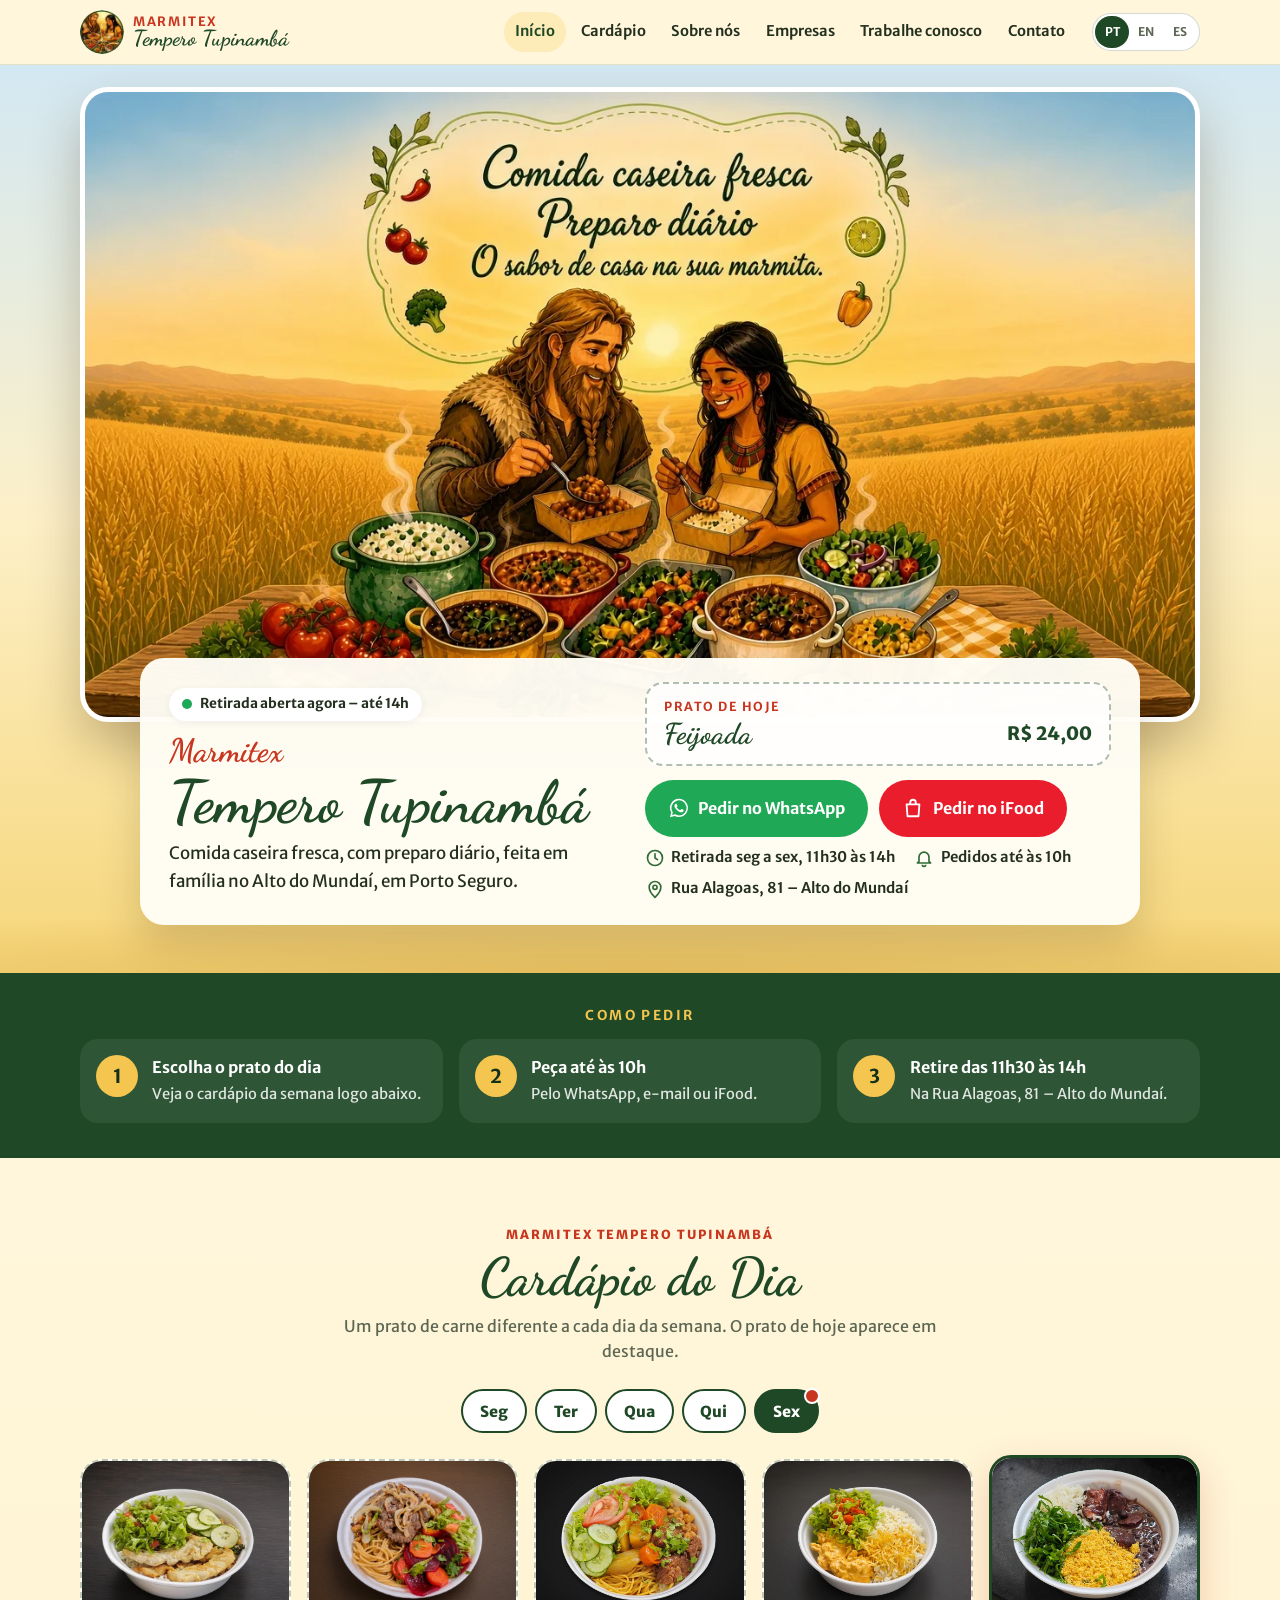
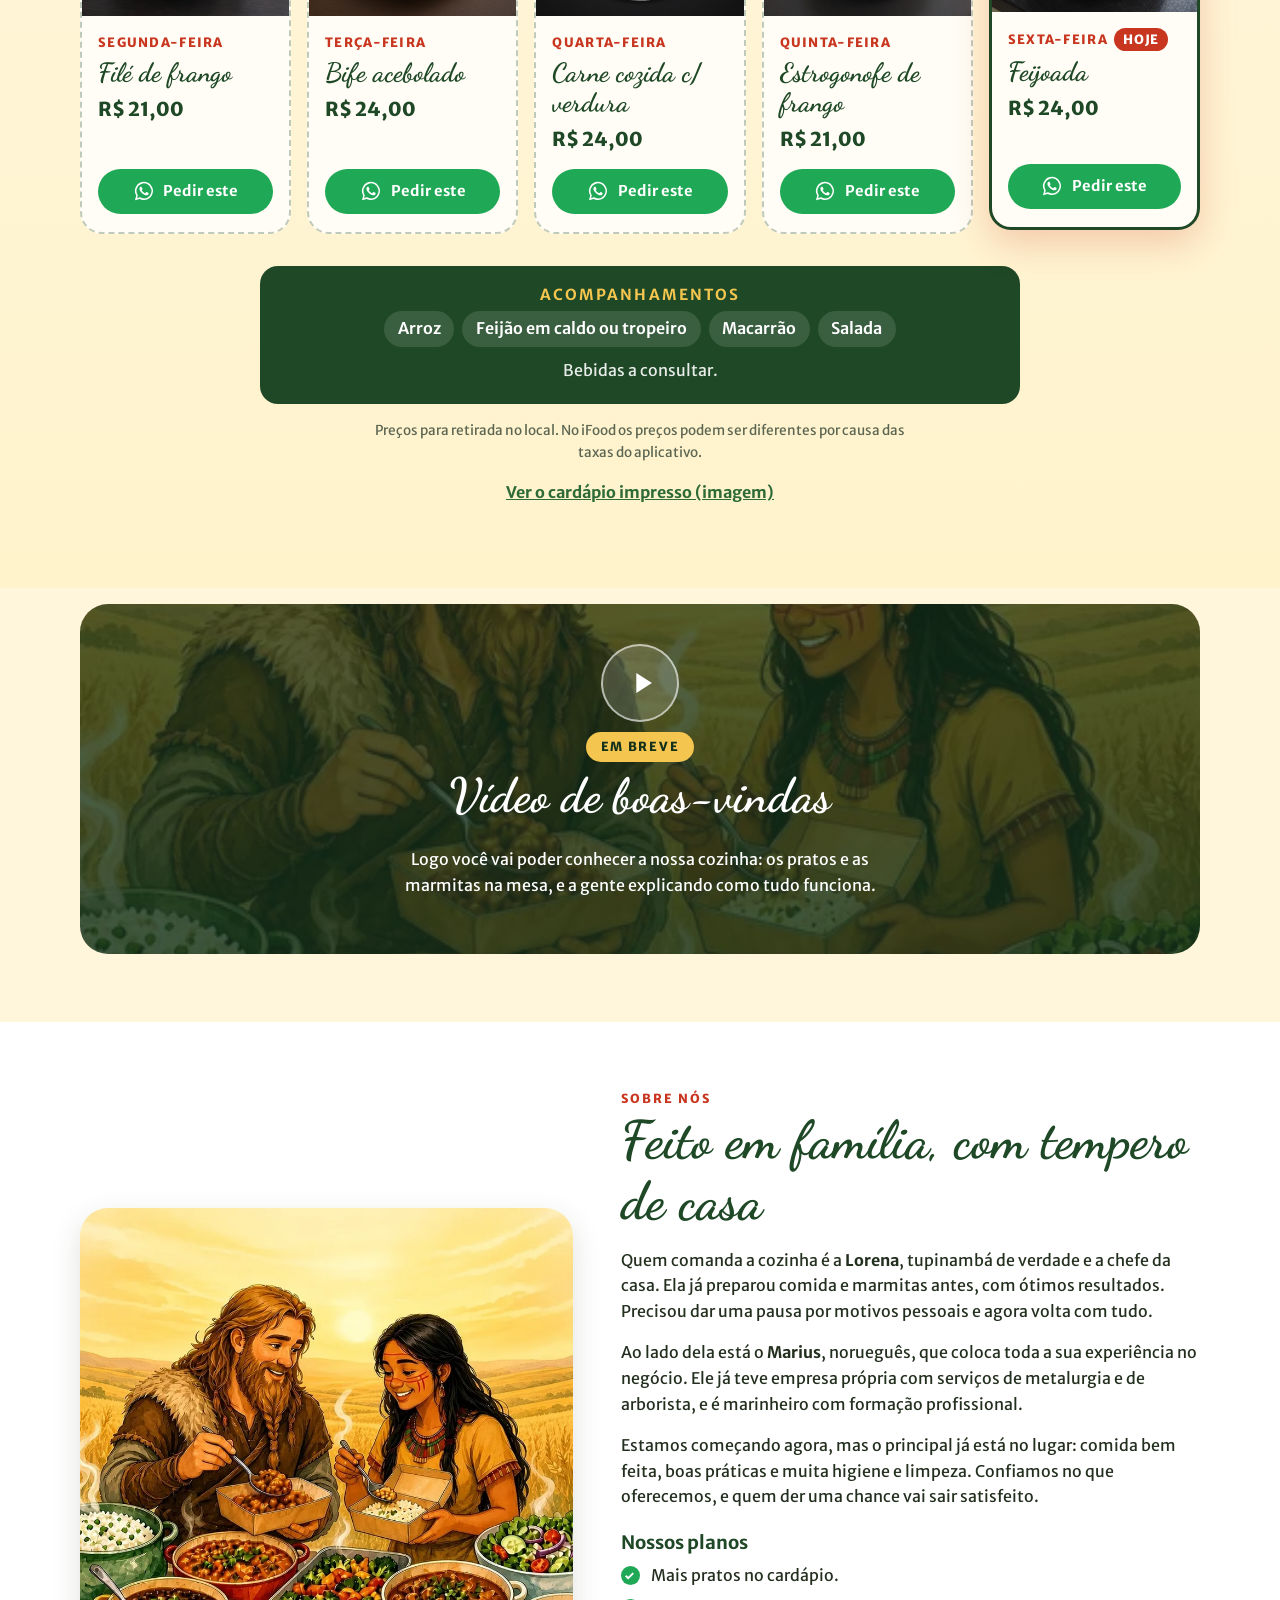
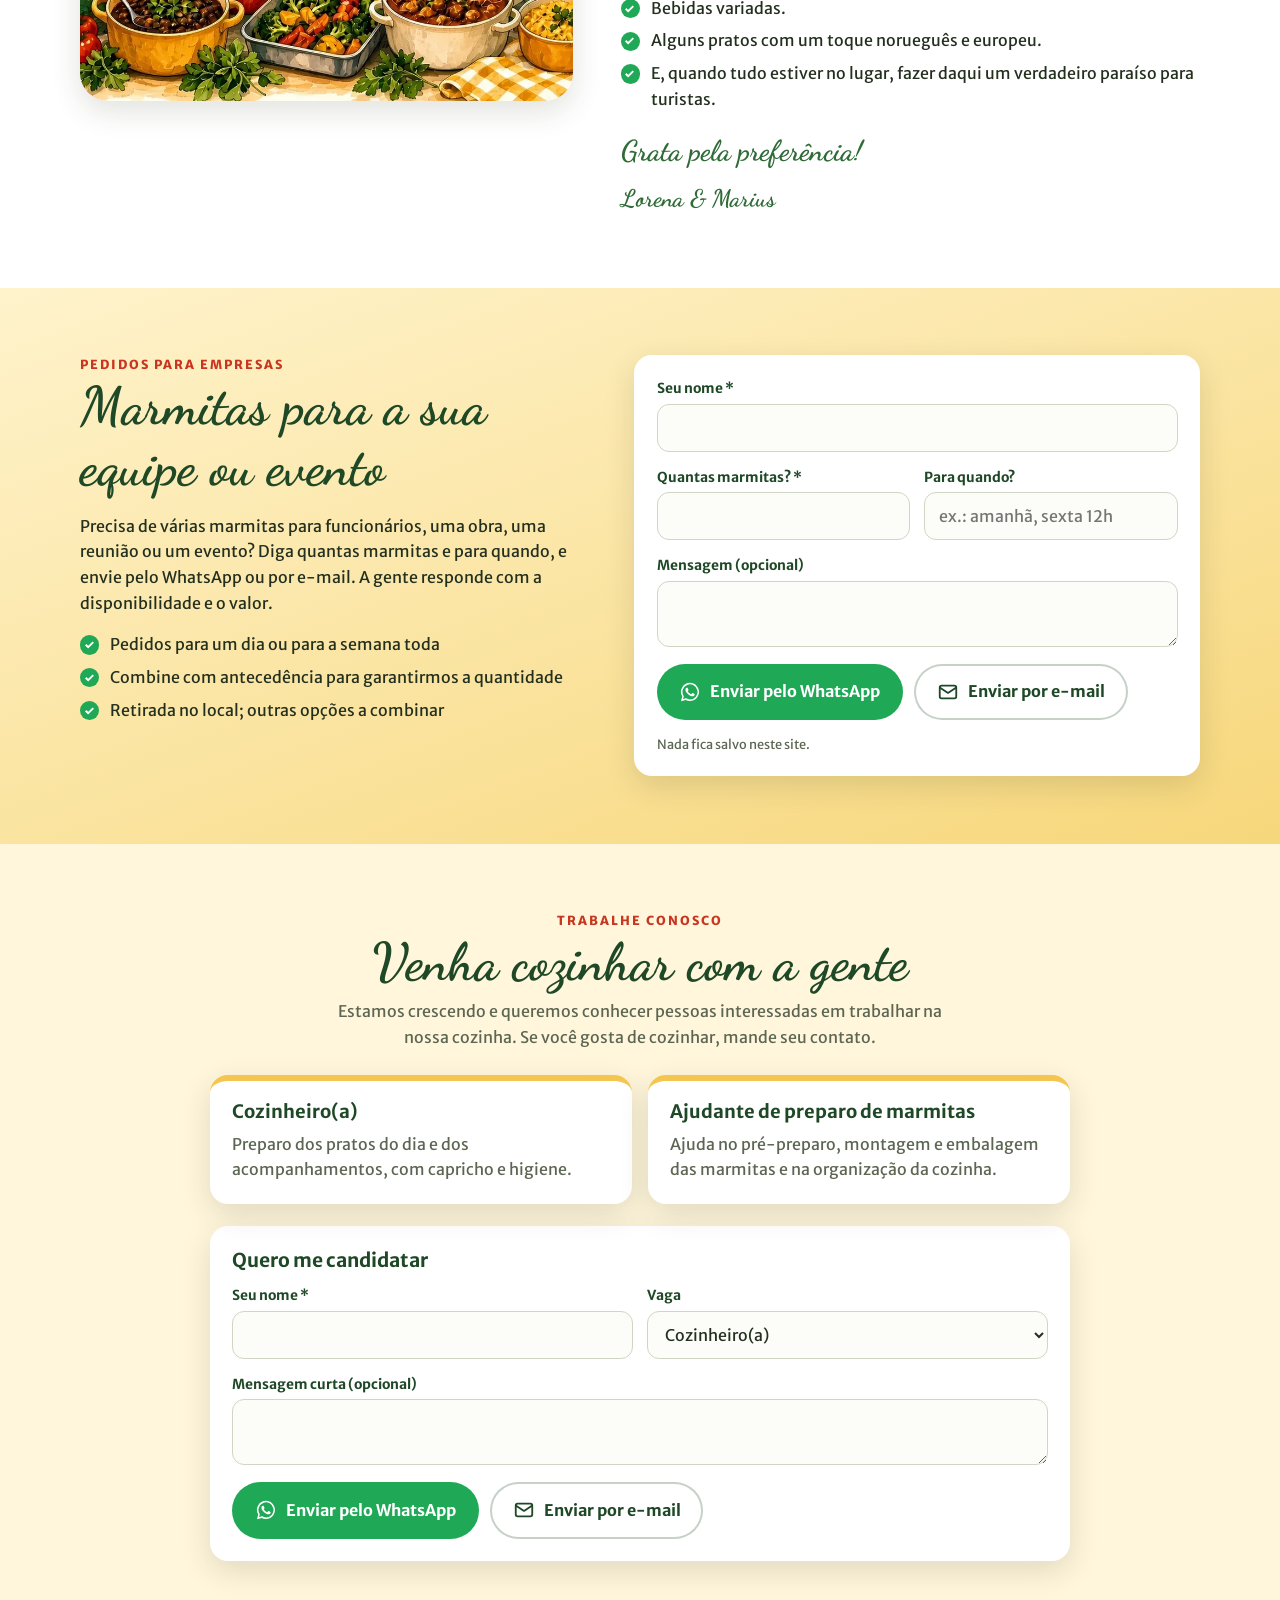
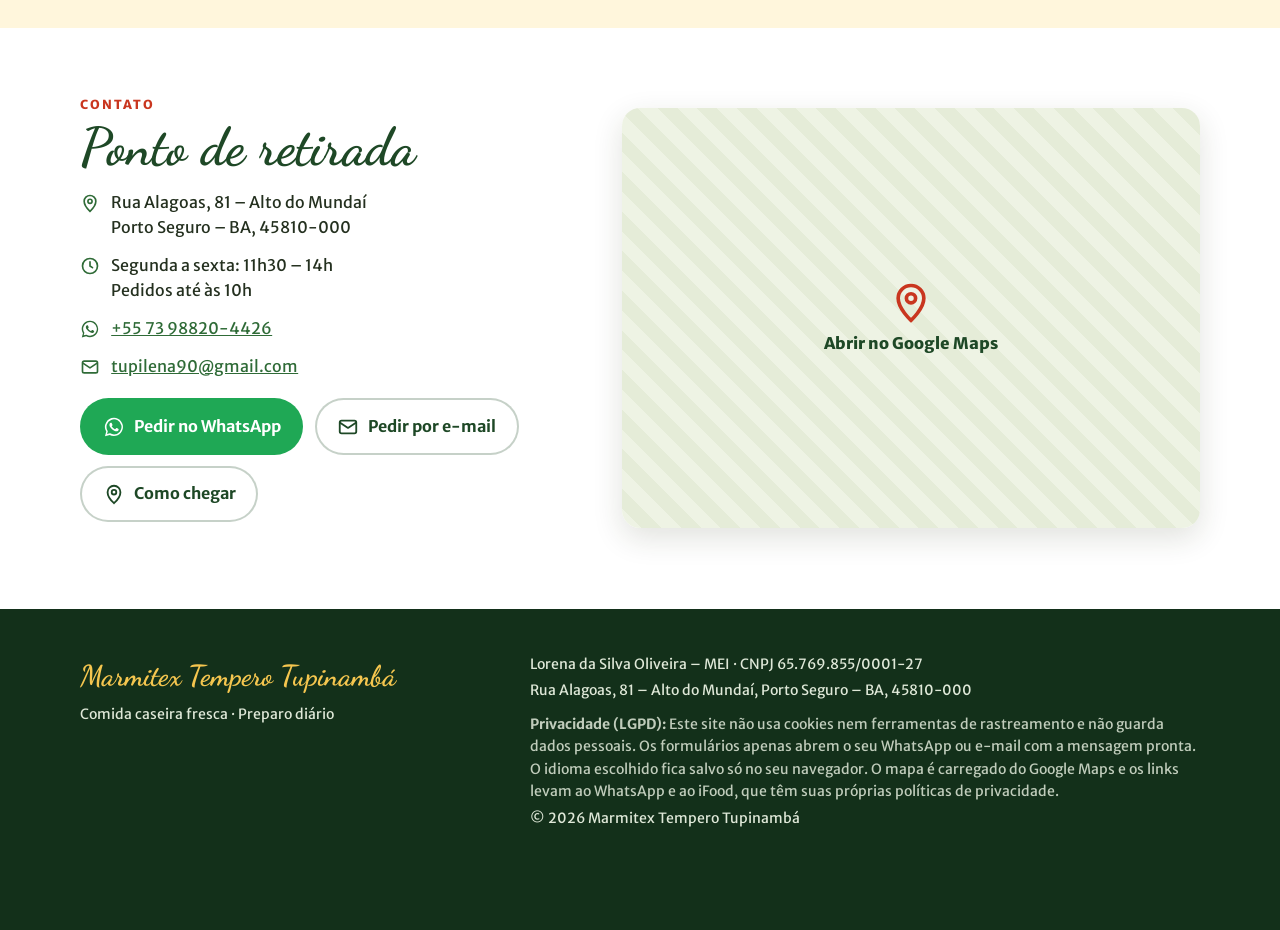
<file: index.html>
<!doctype html>
<html lang="pt-BR">
<head>
<meta charset="utf-8">
<meta name="viewport" content="width=device-width, initial-scale=1, viewport-fit=cover">
<title>Marmitex Tempero Tupinambá | Marmita caseira em Porto Seguro - BA</title>
<meta name="description" content="Marmitex caseira, feita na hora todo dia, no Alto do Mundaí em Porto Seguro - BA. Cardápio da semana a partir de R$ 21. Retirada de segunda a sexta, das 11h30 às 14h. Peça pelo WhatsApp ou iFood.">
<meta name="theme-color" content="#1e4826">
<!-- TROQUE "https://temperotupinamba.com.br/" pelo endereço real do site quando tiver (aqui, no JSON-LD, sitemap.xml e robots.txt) -->
<link rel="canonical" href="https://temperotupinamba.com.br/">
<link rel="alternate" hreflang="pt-BR" href="https://temperotupinamba.com.br/">
<link rel="alternate" hreflang="en" href="https://temperotupinamba.com.br/?lang=en">
<link rel="alternate" hreflang="es" href="https://temperotupinamba.com.br/?lang=es">
<meta property="og:type" content="restaurant">
<meta property="og:locale" content="pt_BR">
<meta property="og:locale:alternate" content="en_US">
<meta property="og:locale:alternate" content="es_ES">
<meta property="og:site_name" content="Marmitex Tempero Tupinambá">
<meta property="og:title" content="Marmitex Tempero Tupinambá – O sabor de casa na sua marmita">
<meta property="og:description" content="Comida caseira fresca, preparo diário. Retirada seg–sex 11h30–14h no Alto do Mundaí, Porto Seguro - BA. Peça pelo WhatsApp.">
<meta property="og:url" content="https://temperotupinamba.com.br/">
<meta property="og:image" content="https://temperotupinamba.com.br/img/og-image.jpg">
<meta property="og:image:width" content="1200">
<meta property="og:image:height" content="630">
<meta name="twitter:card" content="summary_large_image">
<link rel="icon" href="favicon.ico" sizes="any">
<link rel="icon" type="image/png" sizes="32x32" href="favicon-32.png">
<link rel="apple-touch-icon" href="apple-touch-icon.png">
<link rel="manifest" href="site.webmanifest">
<link rel="preload" href="fonts/dancing-script-700.woff2" as="font" type="font/woff2" crossorigin>
<link rel="preload" as="image" href="img/hero-logo-mobile-600.webp" imagesrcset="img/hero-logo-mobile-600.webp 600w, img/hero-logo-mobile-900.webp 900w" imagesizes="100vw" media="(max-width: 640px)">
<link rel="preload" as="image" href="img/hero-boas-vindas-1280.webp" imagesrcset="img/hero-boas-vindas-800.webp 800w, img/hero-boas-vindas-1280.webp 1280w" imagesizes="(max-width: 1150px) 100vw, 1120px" media="(min-width: 641px)">
<link rel="stylesheet" href="css/style.css?v=2">
<script type="application/ld+json">
{
  "@context": "https://schema.org",
  "@type": "Restaurant",
  "@id": "https://temperotupinamba.com.br/#restaurante",
  "name": "Marmitex Tempero Tupinambá",
  "alternateName": "Marmitex Caseira Tempero Tupinamba",
  "description": "Marmitex caseira, comida caseira fresca com preparo diário. Retirada no local de segunda a sexta.",
  "url": "https://temperotupinamba.com.br/",
  "image": ["https://temperotupinamba.com.br/img/og-image.jpg", "https://temperotupinamba.com.br/img/marmita-file-de-frango.webp"],
  "logo": "https://temperotupinamba.com.br/img/logo-192.png",
  "telephone": "+55-73-98820-4426",
  "email": "tupilena90@gmail.com",
  "servesCuisine": ["Brasileira", "Comida caseira"],
  "priceRange": "R$ 21–24",
  "currenciesAccepted": "BRL",
  "address": {
    "@type": "PostalAddress",
    "streetAddress": "Rua Alagoas, 81",
    "addressLocality": "Porto Seguro",
    "addressRegion": "BA",
    "postalCode": "45810-000",
    "addressCountry": "BR"
  },
  "geo": { "@type": "GeoCoordinates", "latitude": -16.4062135, "longitude": -39.0573043 },
  "hasMap": "https://www.google.com/maps/search/?api=1&query=-16.4062135,-39.0573043",
  "openingHoursSpecification": [{
    "@type": "OpeningHoursSpecification",
    "dayOfWeek": ["Monday", "Tuesday", "Wednesday", "Thursday", "Friday"],
    "opens": "11:30", "closes": "14:00"
  }],
  "hasMenu": {
    "@type": "Menu",
    "name": "Cardápio do Dia",
    "inLanguage": "pt-BR",
    "hasMenuSection": [{
      "@type": "MenuSection",
      "name": "Carnes",
      "hasMenuItem": [
        {"@type": "MenuItem", "name": "Filé de frango (segunda-feira)", "offers": {"@type": "Offer", "price": "21.00", "priceCurrency": "BRL"}},
        {"@type": "MenuItem", "name": "Bife acebolado (terça-feira)", "offers": {"@type": "Offer", "price": "24.00", "priceCurrency": "BRL"}},
        {"@type": "MenuItem", "name": "Carne cozida c/ verdura (quarta-feira)", "offers": {"@type": "Offer", "price": "24.00", "priceCurrency": "BRL"}},
        {"@type": "MenuItem", "name": "Estrogonofe de frango (quinta-feira)", "offers": {"@type": "Offer", "price": "21.00", "priceCurrency": "BRL"}},
        {"@type": "MenuItem", "name": "Feijoada (sexta-feira)", "offers": {"@type": "Offer", "price": "24.00", "priceCurrency": "BRL"}}
      ]
    }]
  },
  "acceptsReservations": false,
  "potentialAction": {
    "@type": "OrderAction",
    "target": "https://wa.me/5573988204426",
    "deliveryMethod": "http://purl.org/goodrelations/v1#DeliveryModePickUp"
  }
}
</script>
</head>
<body>
<a class="skip" href="#conteudo" data-i18n="skip">Pular para o conteúdo</a>

<header class="topbar" id="topo">
  <div class="wrap topbar-in">
    <a class="brand" href="#inicio" aria-label="Marmitex Tempero Tupinambá – início">
      <img src="img/logo-96.webp" width="44" height="44" alt="">
      <span class="brand-txt"><small>Marmitex</small>Tempero Tupinambá</span>
    </a>
    <nav class="mainnav" id="mainnav" aria-label="Menu principal">
      <a href="#inicio" data-i18n="nav.home">Início</a>
      <a href="#cardapio" data-i18n="nav.menu">Cardápio</a>
      <a href="#sobre" data-i18n="nav.about">Sobre nós</a>
      <a href="#empresas" data-i18n="nav.business">Empresas</a>
      <a href="#trabalhe" data-i18n="nav.jobs">Trabalhe conosco</a>
      <a href="#contato" data-i18n="nav.contact">Contato</a>
    </nav>
    <div class="top-actions">
      <div class="lang" role="group" aria-label="Idioma / Language / Idioma">
        <button type="button" data-lang="pt" aria-pressed="true" title="Português">PT</button>
        <button type="button" data-lang="en" aria-pressed="false" title="English">EN</button>
        <button type="button" data-lang="es" aria-pressed="false" title="Español">ES</button>
      </div>
      <button class="burger" type="button" aria-controls="mainnav" aria-expanded="false" data-i18n-aria="nav.toggle" aria-label="Abrir menu">
        <span></span><span></span><span></span>
      </button>
    </div>
  </div>
</header>

<main id="conteudo">

<!-- ===================== INÍCIO ===================== -->
<section class="hero" id="inicio">
  <div class="wrap">
    <!-- IMAGEM DE BOAS-VINDAS: feita a partir do logo (computador: formato largo; celular: logo quadrado) -->
    <picture class="hero-banner">
      <source media="(max-width: 640px)" srcset="img/hero-logo-mobile-600.webp 600w, img/hero-logo-mobile-900.webp 900w" sizes="100vw" width="900" height="1097">
      <img src="img/hero-boas-vindas-1280.webp" srcset="img/hero-boas-vindas-800.webp 800w, img/hero-boas-vindas-1280.webp 1280w" sizes="(max-width: 1150px) 100vw, 1120px" width="1280" height="720" alt="Boas-vindas do Marmitex Tempero Tupinambá: ilustração de um casal servindo comida caseira em marmitas, num campo dourado ao nascer do sol, com o texto: Comida caseira fresca, preparo diário, o sabor de casa na sua marmita" data-i18n-alt="hero.imgalt" fetchpriority="high">
    </picture>
    <div class="hero-card">
      <div class="hero-txt">
        <p class="status" id="status" aria-live="polite"></p>
        <h1><span class="script">Marmitex</span> Tempero Tupinambá</h1>
        <p class="lead" data-i18n="hero.lead">Comida caseira fresca, com preparo diário, feita em família no Alto do Mundaí, em Porto Seguro.</p>
      </div>
      <div class="hero-side">
        <div class="today-box" id="todayBox">
          <span class="today-lbl" data-i18n="hero.today">Prato de hoje</span>
          <strong id="todayDish">—</strong>
          <span class="today-price" id="todayPrice"></span>
        </div>
        <div class="cta">
          <a class="btn btn-wa js-wa-order" href="https://wa.me/5573988204426" target="_blank" rel="noopener">
            <svg aria-hidden="true" viewBox="0 0 24 24"><use href="#i-wa"/></svg><span data-i18n="cta.wa">Pedir no WhatsApp</span>
          </a>
          <a class="btn btn-ifood js-ifood" href="https://www.ifood.com.br/busca?q=Marmitex%20Caseira%20Tempero%20Tupinamba" target="_blank" rel="noopener">
            <svg aria-hidden="true" viewBox="0 0 24 24"><use href="#i-bag"/></svg><span data-i18n="cta.ifood">Pedir no iFood</span>
          </a>
        </div>
        <ul class="facts">
          <li><svg aria-hidden="true" viewBox="0 0 24 24"><use href="#i-clock"/></svg><span data-i18n="facts.hours">Retirada seg a sex, 11h30 às 14h</span></li>
          <li><svg aria-hidden="true" viewBox="0 0 24 24"><use href="#i-bell"/></svg><span data-i18n="facts.orders">Pedidos até às 10h</span></li>
          <li><svg aria-hidden="true" viewBox="0 0 24 24"><use href="#i-pin"/></svg><span>Rua Alagoas, 81 – Alto do Mundaí</span></li>
        </ul>
      </div>
    </div>
  </div>
</section>

<!-- Como pedir -->
<section class="steps" aria-labelledby="steps-h">
  <div class="wrap">
    <h2 id="steps-h" class="h-sm" data-i18n="steps.h">Como pedir</h2>
    <ol class="steps-list">
      <li><b>1</b><div><strong data-i18n="steps.1t">Escolha o prato do dia</strong><p data-i18n="steps.1p">Veja o cardápio da semana logo abaixo.</p></div></li>
      <li><b>2</b><div><strong data-i18n="steps.2t">Peça até às 10h</strong><p data-i18n="steps.2p">Pelo WhatsApp, e-mail ou iFood.</p></div></li>
      <li><b>3</b><div><strong data-i18n="steps.3t">Retire das 11h30 às 14h</strong><p data-i18n="steps.3p">Na Rua Alagoas, 81 – Alto do Mundaí.</p></div></li>
    </ol>
  </div>
</section>

<!-- ===================== CARDÁPIO ===================== -->
<section class="menu" id="cardapio" aria-labelledby="menu-h">
  <div class="wrap">
    <p class="kicker" data-i18n="menu.kicker">Marmitex Tempero Tupinambá</p>
    <h2 id="menu-h" class="script h-big" data-i18n="menu.h">Cardápio do Dia</h2>
    <p class="sub" data-i18n="menu.sub">Um prato de carne diferente a cada dia da semana. O prato de hoje aparece em destaque.</p>

    <div class="daytabs" role="tablist" aria-label="Dias da semana" data-i18n-aria="menu.tabs">
      <button role="tab" data-day="1" data-i18n="d.mon.s">Seg</button>
      <button role="tab" data-day="2" data-i18n="d.tue.s">Ter</button>
      <button role="tab" data-day="3" data-i18n="d.wed.s">Qua</button>
      <button role="tab" data-day="4" data-i18n="d.thu.s">Qui</button>
      <button role="tab" data-day="5" data-i18n="d.fri.s">Sex</button>
    </div>

    <!-- PREÇOS: altere aqui (e no JSON-LD lá em cima) se mudarem -->
    <div class="cards" id="cards">
      <article class="dish" data-day="1" data-dish="Filé de frango" data-price="21">
        <div class="dish-photo"><button type="button" class="zoom-trig" data-full="img/marmita-file-de-frango.webp" aria-haspopup="dialog"><img src="img/marmita-file-de-frango-600.webp" width="600" height="447" loading="lazy" alt="Marmita de filé de frango com arroz e salada" data-i18n-alt="dish.1alt"></button></div>
        <div class="dish-body">
          <p class="dish-day"><span data-i18n="d.mon">Segunda-feira</span><em class="badge-today" data-i18n="menu.today">Hoje</em></p>
          <h3 data-i18n="dish.1">Filé de frango</h3>
          <p class="price">R$ 21,00</p>
          <a class="btn btn-sm btn-wa js-wa-dish" href="https://wa.me/5573988204426" target="_blank" rel="noopener"><svg aria-hidden="true" viewBox="0 0 24 24"><use href="#i-wa"/></svg><span data-i18n="menu.order">Pedir este</span></a>
        </div>
      </article>
      <article class="dish" data-day="2" data-dish="Bife acebolado" data-price="24">
        <div class="dish-photo"><button type="button" class="zoom-trig" aria-haspopup="dialog"><img src="img/prato-do-dia.webp" width="1152" height="864" loading="lazy" alt="Prato do dia – Marmitex Tempero Tupinambá"></button></div>
        <div class="dish-body">
          <p class="dish-day"><span data-i18n="d.tue">Terça-feira</span><em class="badge-today" data-i18n="menu.today">Hoje</em></p>
          <h3 data-i18n="dish.2">Bife acebolado</h3>
          <p class="price">R$ 24,00</p>
          <a class="btn btn-sm btn-wa js-wa-dish" href="https://wa.me/5573988204426" target="_blank" rel="noopener"><svg aria-hidden="true" viewBox="0 0 24 24"><use href="#i-wa"/></svg><span data-i18n="menu.order">Pedir este</span></a>
        </div>
      </article>
      <article class="dish" data-day="3" data-dish="Carne cozida c/ verdura" data-price="24">
        <div class="dish-photo"><button type="button" class="zoom-trig" data-full="img/carne-cozida-com-verdura.webp" aria-haspopup="dialog"><img src="img/carne-cozida-com-verdura-600.webp" width="800" height="600" loading="lazy" alt="Marmita de carne cozida com verdura, arroz, macarrão, feijão e salada"></button></div>
        <div class="dish-body">
          <p class="dish-day"><span data-i18n="d.wed">Quarta-feira</span><em class="badge-today" data-i18n="menu.today">Hoje</em></p>
          <h3 data-i18n="dish.3">Carne cozida c/ verdura</h3>
          <p class="price">R$ 24,00</p>
          <a class="btn btn-sm btn-wa js-wa-dish" href="https://wa.me/5573988204426" target="_blank" rel="noopener"><svg aria-hidden="true" viewBox="0 0 24 24"><use href="#i-wa"/></svg><span data-i18n="menu.order">Pedir este</span></a>
        </div>
      </article>
      <article class="dish" data-day="4" data-dish="Estrogonofe de frango" data-price="21">
        <div class="dish-photo"><button type="button" class="zoom-trig" data-full="img/estrogonofe-de-frango.webp" aria-haspopup="dialog"><img src="img/estrogonofe-de-frango-600.webp" width="800" height="600" loading="lazy" alt="Marmita de estrogonofe de frango com arroz, batata palha e salada"></button></div>
        <div class="dish-body">
          <p class="dish-day"><span data-i18n="d.thu">Quinta-feira</span><em class="badge-today" data-i18n="menu.today">Hoje</em></p>
          <h3 data-i18n="dish.4">Estrogonofe de frango</h3>
          <p class="price">R$ 21,00</p>
          <a class="btn btn-sm btn-wa js-wa-dish" href="https://wa.me/5573988204426" target="_blank" rel="noopener"><svg aria-hidden="true" viewBox="0 0 24 24"><use href="#i-wa"/></svg><span data-i18n="menu.order">Pedir este</span></a>
        </div>
      </article>
      <article class="dish" data-day="5" data-dish="Feijoada" data-price="24">
        <div class="dish-photo"><button type="button" class="zoom-trig" data-full="img/feijoada.webp" aria-haspopup="dialog"><img src="img/feijoada-600.webp" width="800" height="600" loading="lazy" alt="Marmita de feijoada com arroz, couve e farofa"></button></div>
        <div class="dish-body">
          <p class="dish-day"><span data-i18n="d.fri">Sexta-feira</span><em class="badge-today" data-i18n="menu.today">Hoje</em></p>
          <h3 data-i18n="dish.5">Feijoada</h3>
          <p class="price">R$ 24,00</p>
          <a class="btn btn-sm btn-wa js-wa-dish" href="https://wa.me/5573988204426" target="_blank" rel="noopener"><svg aria-hidden="true" viewBox="0 0 24 24"><use href="#i-wa"/></svg><span data-i18n="menu.order">Pedir este</span></a>
        </div>
      </article>
    </div>

    <div class="sides">
      <h3 data-i18n="menu.sides">Acompanhamentos</h3>
      <ul>
        <li data-i18n="side.1">Arroz</li>
        <li data-i18n="side.2">Feijão em caldo ou tropeiro</li>
        <li data-i18n="side.3">Macarrão</li>
        <li data-i18n="side.4">Salada</li>
      </ul>
      <p data-i18n="menu.drinks">Bebidas a consultar.</p>
    </div>
    <p class="note" data-i18n="menu.note">Preços para retirada no local. No iFood os preços podem ser diferentes por causa das taxas do aplicativo.</p>
    <p class="center"><a class="link js-lightbox" href="img/cardapio-flyer.webp" target="_blank" rel="noopener" data-i18n="menu.flyer">Ver o cardápio impresso (imagem)</a></p>
  </div>
</section>

<!-- ===================== VÍDEO (EM BREVE) ===================== -->
<section class="video" id="video" aria-labelledby="video-h">
  <div class="wrap">
    <!--
      VÍDEO DE BOAS-VINDAS: quando o vídeo estiver pronto, troque todo o <div class="video-soon">…</div> abaixo por UMA destas opções:
      (a) Arquivo próprio (coloque o arquivo na pasta img/):
          <video class="video-frame" controls playsinline preload="metadata" poster="img/familia-tupinamba.webp">
            <source src="img/boas-vindas.mp4" type="video/mp4">
          </video>
      (b) YouTube:
          <div class="video-frame"><iframe src="https://www.youtube-nocookie.com/embed/ID_DO_VIDEO" title="Boas-vindas" allowfullscreen loading="lazy"></iframe></div>
    -->
    <div class="video-soon">
      <div class="video-inner">
        <span class="play" aria-hidden="true"><svg viewBox="0 0 24 24"><path d="M8 5v14l11-7z"/></svg></span>
        <p class="pill" data-i18n="video.soon">Em breve</p>
        <h2 id="video-h" class="script" data-i18n="video.h">Vídeo de boas-vindas</h2>
        <p data-i18n="video.p">Logo você vai poder conhecer a nossa cozinha: os pratos e as marmitas na mesa, e a gente explicando como tudo funciona.</p>
      </div>
    </div>
  </div>
</section>

<!-- ===================== SOBRE NÓS ===================== -->
<section class="about" id="sobre" aria-labelledby="about-h">
  <div class="wrap about-in">
    <figure class="about-img">
      <img src="img/familia-tupinamba-500.webp" srcset="img/familia-tupinamba-500.webp 500w, img/familia-tupinamba.webp 900w" sizes="(max-width: 860px) 92vw, 40vw" width="900" height="900" loading="lazy" alt="Ilustração da marca: um casal servindo comida caseira em marmitas, com panelas na mesa e um campo ao pôr do sol" data-i18n-alt="about.imgalt">
    </figure>
    <div class="about-txt">
      <p class="kicker" data-i18n="about.kicker">Sobre nós</p>
      <h2 id="about-h" class="script h-big" data-i18n="about.h">Feito em família, com tempero de casa</h2>
      <p data-i18n="about.p1">Quem comanda a cozinha é a <strong>Lorena</strong>, tupinambá de verdade e a chefe da casa. Ela já preparou comida e marmitas antes, com ótimos resultados. Precisou dar uma pausa por motivos pessoais e agora volta com tudo.</p>
      <p data-i18n="about.p2">Ao lado dela está o <strong>Marius</strong>, norueguês, que coloca toda a sua experiência no negócio. Ele já teve empresa própria com serviços de metalurgia e de arborista, e é marinheiro com formação profissional.</p>
      <p data-i18n="about.p3">Estamos começando agora, mas o principal já está no lugar: comida bem feita, boas práticas e muita higiene e limpeza. Confiamos no que oferecemos, e quem der uma chance vai sair satisfeito.</p>
      <h3 data-i18n="about.plan.h">Nossos planos</h3>
      <ul class="checks">
        <li data-i18n="about.plan.1">Mais pratos no cardápio.</li>
        <li data-i18n="about.plan.2">Bebidas variadas.</li>
        <li data-i18n="about.plan.3">Alguns pratos com um toque norueguês e europeu.</li>
        <li data-i18n="about.plan.4">E, quando tudo estiver no lugar, fazer daqui um verdadeiro paraíso para turistas.</li>
      </ul>
      <p class="sign script"><span data-i18n="about.sign">Grata pela preferência!</span><br><small>Lorena &amp; Marius</small></p>
    </div>
  </div>
</section>

<!-- ===================== EMPRESAS ===================== -->
<section class="biz" id="empresas" aria-labelledby="biz-h">
  <div class="wrap biz-in">
    <div class="biz-txt">
      <p class="kicker" data-i18n="biz.kicker">Pedidos para empresas</p>
      <h2 id="biz-h" class="script h-big" data-i18n="biz.h">Marmitas para a sua equipe ou evento</h2>
      <p data-i18n="biz.p">Precisa de várias marmitas para funcionários, uma obra, uma reunião ou um evento? Diga quantas marmitas e para quando, e envie pelo WhatsApp ou por e-mail. A gente responde com a disponibilidade e o valor.</p>
      <ul class="checks">
        <li data-i18n="biz.l1">Pedidos para um dia ou para a semana toda</li>
        <li data-i18n="biz.l2">Combine com antecedência para garantirmos a quantidade</li>
        <li data-i18n="biz.l3">Retirada no local; outras opções a combinar</li>
      </ul>
    </div>
    <form class="card form" id="bizForm" novalidate>
      <label><span data-i18n="f.name">Seu nome *</span><input name="nome" required autocomplete="name"></label>
      <div class="row2">
        <label><span data-i18n="f.qty">Quantas marmitas? *</span><input name="quantidade" type="number" min="1" inputmode="numeric" required></label>
        <label><span data-i18n="f.when">Para quando?</span><input name="quando" data-i18n-ph="f.whenph" placeholder="ex.: amanhã, sexta 12h"></label>
      </div>
      <label><span data-i18n="f.msg">Mensagem (opcional)</span><textarea name="msg" rows="2"></textarea></label>
      <p class="form-msg" role="alert" hidden data-i18n="f.err">Falta só o nome e a quantidade 🙂</p>
      <div class="cta">
        <button class="btn btn-wa" type="submit" data-send="wa"><svg aria-hidden="true" viewBox="0 0 24 24"><use href="#i-wa"/></svg><span data-i18n="f.sendwa">Enviar pelo WhatsApp</span></button>
        <button class="btn btn-ghost" type="submit" data-send="mail"><svg aria-hidden="true" viewBox="0 0 24 24"><use href="#i-mail"/></svg><span data-i18n="f.sendmail">Enviar por e-mail</span></button>
      </div>
      <p class="tiny" data-i18n="f.privacy">Nada fica salvo neste site.</p>
    </form>
  </div>
</section>

<!-- ===================== TRABALHE CONOSCO ===================== -->
<section class="jobs" id="trabalhe" aria-labelledby="jobs-h">
  <div class="wrap">
    <p class="kicker" data-i18n="jobs.kicker">Trabalhe conosco</p>
    <h2 id="jobs-h" class="script h-big" data-i18n="jobs.h">Venha cozinhar com a gente</h2>
    <p class="sub" data-i18n="jobs.p">Estamos crescendo e queremos conhecer pessoas interessadas em trabalhar na nossa cozinha. Se você gosta de cozinhar, mande seu contato.</p>
    <!-- VAGAS: adicione, remova ou edite os cartões abaixo. Se não houver vaga aberta, troque o texto por "Cadastro de interessados". -->
    <div class="job-cards">
      <article class="card job">
        <h3 data-i18n="jobs.1t">Cozinheiro(a)</h3>
        <p data-i18n="jobs.1p">Preparo dos pratos do dia e dos acompanhamentos, com capricho e higiene.</p>
      </article>
      <article class="card job">
        <h3 data-i18n="jobs.2t">Ajudante de preparo de marmitas</h3>
        <p data-i18n="jobs.2p">Ajuda no pré-preparo, montagem e embalagem das marmitas e na organização da cozinha.</p>
      </article>
    </div>
    <form class="card form jobform" id="jobForm" novalidate>
      <h3 data-i18n="jobs.form">Quero me candidatar</h3>
      <div class="row2">
        <label><span data-i18n="f.name">Seu nome *</span><input name="nome" required autocomplete="name"></label>
        <label><span data-i18n="f.role">Vaga</span>
          <select name="vaga">
            <option value="Cozinheiro(a)" data-i18n="jobs.1t">Cozinheiro(a)</option>
            <option value="Ajudante de preparo de marmitas" data-i18n="jobs.2t">Ajudante de preparo de marmitas</option>
            <option value="Qualquer uma" data-i18n="f.any">Qualquer uma</option>
          </select>
        </label>
      </div>
      <label><span data-i18n="f.short">Mensagem curta (opcional)</span><textarea name="msg" rows="2"></textarea></label>
      <p class="form-msg" role="alert" hidden data-i18n="f.err1">Escreva o seu nome 🙂</p>
      <div class="cta">
        <button class="btn btn-wa" type="submit" data-send="wa"><svg aria-hidden="true" viewBox="0 0 24 24"><use href="#i-wa"/></svg><span data-i18n="f.sendwa">Enviar pelo WhatsApp</span></button>
        <button class="btn btn-ghost" type="submit" data-send="mail"><svg aria-hidden="true" viewBox="0 0 24 24"><use href="#i-mail"/></svg><span data-i18n="f.sendmail">Enviar por e-mail</span></button>
      </div>
    </form>
  </div>
</section>

<!-- ===================== CONTATO ===================== -->
<section class="contact" id="contato" aria-labelledby="contact-h">
  <div class="wrap contact-in">
    <div class="contact-txt">
      <p class="kicker" data-i18n="contact.kicker">Contato</p>
      <h2 id="contact-h" class="script h-big" data-i18n="contact.h">Ponto de retirada</h2>
      <address>
        <p><svg aria-hidden="true" viewBox="0 0 24 24"><use href="#i-pin"/></svg><span>Rua Alagoas, 81 – Alto do Mundaí<br>Porto Seguro – BA, 45810-000</span></p>
        <p><svg aria-hidden="true" viewBox="0 0 24 24"><use href="#i-clock"/></svg><span><span data-i18n="contact.days">Segunda a sexta</span>: 11h30 – 14h<br><span data-i18n="facts.orders">Pedidos até às 10h</span></span></p>
        <p><svg aria-hidden="true" viewBox="0 0 24 24"><use href="#i-wa"/></svg><a class="js-wa-order" href="https://wa.me/5573988204426" target="_blank" rel="noopener">+55 73 98820-4426</a></p>
        <p><svg aria-hidden="true" viewBox="0 0 24 24"><use href="#i-mail"/></svg><a class="js-mail-order" href="mailto:tupilena90@gmail.com">tupilena90@gmail.com</a></p>
      </address>
      <div class="cta">
        <a class="btn btn-wa js-wa-order" href="https://wa.me/5573988204426" target="_blank" rel="noopener"><svg aria-hidden="true" viewBox="0 0 24 24"><use href="#i-wa"/></svg><span data-i18n="cta.wa">Pedir no WhatsApp</span></a>
        <a class="btn btn-ghost js-mail-order" href="mailto:tupilena90@gmail.com"><svg aria-hidden="true" viewBox="0 0 24 24"><use href="#i-mail"/></svg><span data-i18n="cta.mail">Pedir por e-mail</span></a>
        <a class="btn btn-ghost" href="https://www.google.com/maps/dir/?api=1&amp;destination=-16.4062135,-39.0573043" target="_blank" rel="noopener"><svg aria-hidden="true" viewBox="0 0 24 24"><use href="#i-pin"/></svg><span data-i18n="cta.route">Como chegar</span></a>
      </div>
    </div>
    <div class="map card">
      <a class="map-fallback" href="https://www.google.com/maps/search/?api=1&amp;query=-16.4062135,-39.0573043" target="_blank" rel="noopener"><svg aria-hidden="true" viewBox="0 0 24 24"><use href="#i-pin"/></svg><span data-i18n="map.open">Abrir no Google Maps</span></a>
      <iframe title="Mapa: Marmitex Tempero Tupinambá, Rua Alagoas 81, Porto Seguro" src="https://www.google.com/maps?q=-16.4062135,-39.0573043&amp;z=17&amp;hl=pt-BR&amp;output=embed" loading="lazy" referrerpolicy="no-referrer-when-downgrade" allowfullscreen></iframe>
    </div>
  </div>
</section>
</main>

<footer class="foot">
  <div class="wrap foot-in">
    <div>
      <p class="script foot-brand">Marmitex Tempero Tupinambá</p>
      <p data-i18n="foot.tag">Comida caseira fresca · Preparo diário</p>
    </div>
    <div class="legal">
      <p>Lorena da Silva Oliveira – MEI · CNPJ 65.769.855/0001-27</p>
      <p>Rua Alagoas, 81 – Alto do Mundaí, Porto Seguro – BA, 45810-000</p>
      <p class="lgpd"><strong data-i18n="foot.lgpd.h">Privacidade (LGPD):</strong> <span data-i18n="foot.lgpd">Este site não usa cookies nem ferramentas de rastreamento e não guarda dados pessoais. Os formulários apenas abrem o seu WhatsApp ou e-mail com a mensagem pronta. O idioma escolhido fica salvo só no seu navegador. O mapa é carregado do Google Maps e os links levam ao WhatsApp e ao iFood, que têm suas próprias políticas de privacidade.</span></p>
      <p>© 2026 Marmitex Tempero Tupinambá</p>
    </div>
  </div>
</footer>

<a class="fab js-wa-order" href="https://wa.me/5573988204426" target="_blank" rel="noopener" data-i18n-aria="cta.wa" aria-label="Pedir no WhatsApp"><svg aria-hidden="true" viewBox="0 0 24 24"><use href="#i-wa"/></svg></a>

<svg width="0" height="0" style="position:absolute" aria-hidden="true">
  <symbol id="i-wa" viewBox="0 0 24 24"><path fill="currentColor" d="M12.04 2a9.9 9.9 0 0 0-8.5 15l-1.4 5.1 5.2-1.4A9.9 9.9 0 1 0 12.04 2Zm0 18.1a8.2 8.2 0 0 1-4.2-1.15l-.3-.18-3.1.82.83-3-.2-.32a8.2 8.2 0 1 1 6.97 3.83Zm4.5-6.1c-.25-.12-1.47-.72-1.7-.8-.23-.09-.4-.13-.56.12-.17.25-.64.8-.79.97-.14.16-.29.18-.54.06a6.7 6.7 0 0 1-3.35-2.93c-.25-.44.25-.4.72-1.34.08-.16.04-.3-.02-.43l-.76-1.83c-.2-.48-.4-.41-.56-.42h-.47a.9.9 0 0 0-.66.31 2.77 2.77 0 0 0-.86 2.06 4.8 4.8 0 0 0 1 2.55 11 11 0 0 0 4.2 3.72c1.57.68 2.18.73 2.97.62.48-.07 1.47-.6 1.68-1.18.2-.58.2-1.08.14-1.18-.06-.11-.22-.17-.47-.3Z"/></symbol>
  <symbol id="i-bag" viewBox="0 0 24 24"><path fill="none" stroke="currentColor" stroke-width="2" stroke-linejoin="round" d="M5 8h14l-1 13H6L5 8Zm4 0V6a3 3 0 0 1 6 0v2"/></symbol>
  <symbol id="i-clock" viewBox="0 0 24 24"><g fill="none" stroke="currentColor" stroke-width="2" stroke-linecap="round"><circle cx="12" cy="12" r="9"/><path d="M12 7v5l3 2"/></g></symbol>
  <symbol id="i-bell" viewBox="0 0 24 24"><path fill="none" stroke="currentColor" stroke-width="2" stroke-linejoin="round" d="M6 16V11a6 6 0 1 1 12 0v5l2 2H4l2-2Zm4 4a2 2 0 0 0 4 0"/></symbol>
  <symbol id="i-pin" viewBox="0 0 24 24"><g fill="none" stroke="currentColor" stroke-width="2"><path d="M12 22s7-6.3 7-12a7 7 0 1 0-14 0c0 5.7 7 12 7 12Z"/><circle cx="12" cy="10" r="2.5"/></g></symbol>
  <symbol id="i-mail" viewBox="0 0 24 24"><g fill="none" stroke="currentColor" stroke-width="2" stroke-linejoin="round"><rect x="3" y="5" width="18" height="14" rx="2"/><path d="m3 7 9 6 9-6"/></g></symbol>
</svg>
<script src="js/i18n.js?v=2" defer></script>
<script src="js/main.js?v=2" defer></script>
</body>
</html>
</file>
<file: css/style.css>
/* Marmitex Tempero Tupinambá – cores tiradas do cardápio e do cartão */
@font-face{font-family:"Dancing Script";src:url(../fonts/dancing-script-700.woff2) format("woff2");font-weight:700;font-display:swap}
@font-face{font-family:"Merriweather Sans";src:url(../fonts/merriweather-sans-var.woff2) format("woff2");font-weight:300 800;font-display:swap}
:root{
  --green:#1e4826; --green-2:#2f6b37; --green-dark:#13301a;
  --cream:#fff6dc; --cream-2:#fdecb8; --sun:#f5c64f; --sun-2:#e9a92c;
  --tomato:#c9361f; --ink:#24301f; --muted:#5c6652;
  --wa:#1fa855; --wa-2:#178a45; --ifood:#ea1d2c;
  --r:18px; --shadow:0 10px 30px rgba(40,50,20,.14);
  --head:64px;
}
*{box-sizing:border-box}
html{scroll-behavior:smooth;scroll-padding-top:calc(var(--head) + 8px);-webkit-text-size-adjust:100%}
@media (prefers-reduced-motion:reduce){html{scroll-behavior:auto}*{transition:none!important;animation:none!important}}
body{margin:0;font-family:"Merriweather Sans",system-ui,-apple-system,"Segoe UI",Roboto,sans-serif;color:var(--ink);background:var(--cream);line-height:1.6;font-size:1rem}
img{max-width:100%;height:auto;display:block}
a{color:var(--green-2)}
h1,h2,h3{line-height:1.15;color:var(--green);margin:0 0 .5em}
.script{font-family:"Dancing Script","Brush Script MT",cursive;font-weight:700}
.wrap{width:min(1120px,100% - 2rem);margin-inline:auto}
.skip{position:absolute;left:-999px;top:0;background:var(--green);color:#fff;padding:.6rem 1rem;z-index:100}
.skip:focus{left:0}
:focus-visible{outline:3px solid var(--sun-2);outline-offset:2px}

/* Topo */
.topbar{position:sticky;top:0;z-index:50;background:rgba(255,246,220,.94);backdrop-filter:saturate(1.4) blur(8px);border-bottom:1px solid rgba(30,72,38,.12)}
.topbar-in{display:flex;align-items:center;gap:1rem;height:var(--head)}
.brand{display:flex;align-items:center;gap:.55rem;text-decoration:none;color:var(--green);flex:0 0 auto}
.brand img{border-radius:50%}
.brand-txt{font-family:"Dancing Script",cursive;font-weight:700;font-size:1.35rem;line-height:1;display:flex;flex-direction:column}
.brand-txt small{font-size:.8rem;font-family:"Merriweather Sans",sans-serif;font-weight:700;letter-spacing:.14em;text-transform:uppercase;color:var(--tomato)}
.mainnav{display:flex;gap:.2rem;margin-left:auto}
.mainnav a{text-decoration:none;color:var(--ink);font-weight:600;font-size:.92rem;padding:.5rem .7rem;border-radius:999px}
.mainnav a:hover,.mainnav a.active{background:var(--cream-2);color:var(--green)}
.top-actions{display:flex;align-items:center;gap:.5rem}
.lang{display:flex;background:#fff;border:1px solid rgba(30,72,38,.2);border-radius:999px;padding:2px}
.lang button{border:0;background:none;font:700 .75rem/1 "Merriweather Sans",sans-serif;padding:.45rem .5rem;border-radius:999px;color:var(--muted);cursor:pointer;min-width:34px;min-height:32px}
.lang button[aria-pressed="true"]{background:var(--green);color:#fff}
.burger{display:none;width:44px;height:44px;border:0;background:var(--green);border-radius:12px;cursor:pointer;padding:12px 11px;flex-direction:column;justify-content:space-between}
.burger span{display:block;height:2.5px;background:#fff;border-radius:2px;transition:.25s}
.burger[aria-expanded="true"] span:nth-child(1){transform:translateY(7.5px) rotate(45deg)}
.burger[aria-expanded="true"] span:nth-child(2){opacity:0}
.burger[aria-expanded="true"] span:nth-child(3){transform:translateY(-7.5px) rotate(-45deg)}

/* Botões */
.btn{display:inline-flex;align-items:center;justify-content:center;gap:.55rem;font:700 1rem/1.1 "Merriweather Sans",sans-serif;padding:.95rem 1.3rem;border-radius:999px;text-decoration:none;border:2px solid transparent;cursor:pointer;min-height:52px;transition:transform .15s,box-shadow .15s,background .15s}
.btn svg{width:22px;height:22px;flex:0 0 auto}
.btn:hover{transform:translateY(-1px);box-shadow:var(--shadow)}
.btn-wa{background:var(--wa);color:#fff}.btn-wa:hover{background:var(--wa-2)}
.btn-ifood{background:var(--ifood);color:#fff}
.btn-ghost{background:#fff;color:var(--green);border-color:rgba(30,72,38,.25)}
.btn-sm{min-height:44px;padding:.6rem 1rem;font-size:.92rem}
.cta{display:flex;flex-wrap:wrap;gap:.7rem;margin:1.2rem 0}

/* Hero */
.hero{background:linear-gradient(180deg,#d3e8f3 0%,#fdf0c8 50%,#f6d679 100%);position:relative;overflow:hidden}
.hero::after{content:"";position:absolute;inset:auto 0 0 0;height:90px;background:radial-gradient(120% 100% at 50% 100%,rgba(196,140,40,.35),transparent 70%);pointer-events:none}
.hero{padding:1.4rem 0 3rem}
.hero-banner{display:block;margin:0}
.hero-banner img{width:100%;height:auto;border-radius:28px;box-shadow:0 24px 50px rgba(60,40,10,.28);border:5px solid #fff;background:#f8e7b0}
.hero-card{position:relative;z-index:2;margin:-64px auto 0;width:min(1000px,94%);background:rgba(255,253,245,.97);border-radius:24px;box-shadow:0 18px 40px rgba(60,40,10,.18);padding:1.5rem 1.8rem;display:grid;grid-template-columns:1fr 1.05fr;gap:1.2rem 2rem;align-items:center}
.hero-card .cta{margin:.9rem 0 .6rem}
.hero-card .today-box{margin-top:0;max-width:none}
.hero h1{font-size:clamp(2.2rem,5.4vw,3.7rem);font-family:"Dancing Script",cursive;margin:.2rem 0}
.hero h1 .script{display:block;font-size:.55em;color:var(--tomato)}
.lead{font-size:1.06rem;max-width:34em;margin:0}
.status{display:inline-flex;align-items:center;gap:.45rem;background:#fff;border-radius:999px;padding:.35rem .85rem;font-weight:700;font-size:.85rem;margin:0 0 .5rem;box-shadow:0 2px 8px rgba(0,0,0,.06)}
.status:empty{display:none}
.status::before{content:"";width:10px;height:10px;border-radius:50%;background:#9aa;}
.status.open::before{background:var(--wa)} .status.soon::before{background:var(--sun-2)} .status.closed::before{background:var(--tomato)}
.today-box{margin-top:1.2rem;background:rgba(255,255,255,.75);border:2px dashed rgba(30,72,38,.35);border-radius:var(--r);padding:.8rem 1.1rem;display:grid;grid-template-columns:1fr auto;align-items:center;column-gap:1rem;max-width:30rem}
.today-lbl{grid-column:1/-1;font-size:.78rem;text-transform:uppercase;letter-spacing:.12em;font-weight:700;color:var(--tomato)}
.today-box strong{font-family:"Dancing Script",cursive;font-size:1.8rem;color:var(--green);line-height:1.2}
.today-price{font-weight:800;color:var(--green);font-size:1.15rem;white-space:nowrap}
.facts{list-style:none;padding:0;margin:.4rem 0 0;display:flex;flex-wrap:wrap;gap:.45rem 1.2rem;font-size:.92rem;font-weight:600}
.facts li{display:flex;align-items:center;gap:.4rem}
.facts svg,address svg{width:20px;height:20px;color:var(--green-2);flex:0 0 auto}

/* Passos */
.steps{background:var(--green);color:#fff;padding:2.2rem 0}
.steps .h-sm{color:var(--sun);text-align:center;font-size:.85rem;text-transform:uppercase;letter-spacing:.18em;margin-bottom:1rem}
.steps-list{list-style:none;margin:0;padding:0;display:grid;grid-template-columns:repeat(3,1fr);gap:1rem}
.steps-list li{display:flex;gap:.9rem;align-items:flex-start;background:rgba(255,255,255,.07);border-radius:var(--r);padding:1rem}
.steps-list b{flex:0 0 42px;height:42px;border-radius:50%;background:var(--sun);color:var(--green-dark);display:grid;place-items:center;font-size:1.2rem}
.steps-list strong{display:block}.steps-list p{margin:.15rem 0 0;opacity:.85;font-size:.92rem}

/* Seções */
section{padding:4.2rem 0}
.steps{padding:2.2rem 0}
.kicker{text-transform:uppercase;letter-spacing:.16em;font-size:.78rem;font-weight:800;color:var(--tomato);margin:0}
.h-big{font-size:clamp(2.2rem,5vw,3.3rem);margin:.1rem 0 .4rem}
.sub{max-width:40em;color:var(--muted);margin:0 0 1.5rem}
.menu .kicker,.menu .h-big,.menu .sub,.jobs .kicker,.jobs .h-big,.jobs .sub{text-align:center;margin-inline:auto}
.card{background:#fff;border-radius:var(--r);box-shadow:var(--shadow)}
.center{text-align:center}
.link{font-weight:700}
.note{font-size:.85rem;color:var(--muted);text-align:center;max-width:40em;margin:1rem auto .4rem}

/* Cardápio */
.menu{background:linear-gradient(180deg,var(--cream) 0%,#fff3cc 100%)}
.daytabs{display:flex;justify-content:center;gap:.5rem;margin:0 auto 1.6rem;flex-wrap:wrap}
.daytabs button{font:800 .95rem "Merriweather Sans",sans-serif;border:2px solid var(--green);background:#fff;color:var(--green);border-radius:999px;padding:.55rem 1.05rem;min-width:62px;min-height:44px;cursor:pointer;position:relative}
.daytabs button[aria-selected="true"]{background:var(--green);color:#fff}
.daytabs button.is-today::after{content:"";position:absolute;top:-3px;right:-3px;width:12px;height:12px;border-radius:50%;background:var(--tomato);border:2px solid #fff}
.cards{display:grid;grid-template-columns:repeat(5,1fr);gap:1rem}
.dish{background:#fffdf5;border:2px dashed rgba(30,72,38,.28);border-radius:22px;overflow:hidden;display:flex;flex-direction:column;transition:transform .2s,box-shadow .2s,border-color .2s;scroll-margin-top:calc(var(--head) + 80px)}
.dish-photo{position:relative;aspect-ratio:4/3;background:var(--cream-2);overflow:hidden}
.dish-photo img{width:100%;height:100%;object-fit:cover}
.ph{display:grid;place-items:center;font-size:3.2rem}
.ph-2{background:radial-gradient(circle at 30% 30%,#ffe3b0,#f2b866)}
.ph-3{background:radial-gradient(circle at 30% 30%,#e7f3c8,#a9cf77)}
.ph-4{background:radial-gradient(circle at 30% 30%,#fff0c2,#f3c968)}
.ph-5{background:radial-gradient(circle at 30% 30%,#f1d9c4,#b9825a)}
.dish-body{padding:1rem 1rem 1.1rem;display:flex;flex-direction:column;gap:.25rem;flex:1}
.dish-day{margin:0;font-weight:800;font-size:.8rem;text-transform:uppercase;letter-spacing:.1em;color:var(--tomato);display:flex;align-items:center;gap:.4rem;flex-wrap:wrap}
.badge-today{display:none;font-style:normal;background:var(--tomato);color:#fff;border-radius:999px;padding:.1rem .55rem;letter-spacing:.06em}
.dish h3{font-family:"Dancing Script",cursive;font-size:1.65rem;margin:.1rem 0}
.price{font-weight:800;font-size:1.2rem;color:var(--green);margin:0 0 .6rem}
.dish .btn{margin-top:auto}
.dish.is-today{border:3px solid var(--tomato);box-shadow:0 14px 36px rgba(201,54,31,.22);transform:translateY(-4px)}
.dish.is-today .badge-today{display:inline-block}
.dish.is-sel{border-color:var(--green);border-style:solid}
.sides{margin:2rem auto 0;max-width:760px;background:var(--green);color:#fff;border-radius:var(--r);padding:1.3rem 1.4rem;text-align:center}
.sides h3{color:var(--sun);text-transform:uppercase;letter-spacing:.14em;font-size:.95rem}
.sides ul{list-style:none;padding:0;margin:0;display:flex;flex-wrap:wrap;justify-content:center;gap:.4rem .5rem}
.sides li{background:rgba(255,255,255,.12);border-radius:999px;padding:.3rem .85rem;font-weight:600}
.sides p{margin:.7rem 0 0;opacity:.9}

/* Vídeo */
.video{background:var(--cream);padding-top:1rem}
.video-soon{position:relative;border-radius:28px;overflow:hidden;min-height:340px;display:grid;place-items:center;text-align:center;color:#fff;background:linear-gradient(rgba(19,48,26,.72),rgba(19,48,26,.82)),url(../img/familia-tupinamba-500.webp) center/cover}
.video-inner{padding:2.5rem 1.4rem;max-width:36rem}
.video-soon h2{color:#fff;font-size:clamp(2rem,5vw,3rem)}
.play{display:grid;margin:0 auto .6rem;place-items:center;width:78px;height:78px;border-radius:50%;background:rgba(255,255,255,.16);border:2px solid rgba(255,255,255,.6);margin-bottom:.6rem}
.play svg{width:34px;height:34px;fill:#fff;margin-left:4px}
.pill{display:inline-block;background:var(--sun);color:var(--green-dark);font-weight:800;text-transform:uppercase;letter-spacing:.14em;font-size:.78rem;padding:.3rem .9rem;border-radius:999px;margin:0 0 .4rem}
.video-frame{width:100%;aspect-ratio:16/9;border-radius:28px;overflow:hidden;background:#000}
.video-frame iframe{width:100%;height:100%;border:0}

/* Sobre */
.about{background:#fff}
.about-in{display:grid;grid-template-columns:.85fr 1fr;gap:3rem;align-items:center}
.about-img{margin:0}.about-img img{border-radius:28px;box-shadow:var(--shadow)}
.about h3{margin-top:1.4rem;font-size:1.15rem}
.checks{list-style:none;padding:0;margin:.4rem 0}
.checks li{position:relative;padding-left:1.9rem;margin:.45rem 0}
.checks li::before{content:"";position:absolute;left:0;top:.2em;width:1.2rem;height:1.2rem;border-radius:50%;background:var(--wa) url("data:image/svg+xml,%3Csvg xmlns='http://www.w3.org/2000/svg' viewBox='0 0 24 24'%3E%3Cpath fill='none' stroke='white' stroke-width='3.5' d='M5 12.5l4.5 4.5L19 7.5'/%3E%3C/svg%3E") center/70% no-repeat}
.sign{font-size:1.8rem;color:var(--green-2);margin:1rem 0 0}

/* Empresas */
.biz{background:linear-gradient(160deg,#fff3cc,#f7d77b)}
.biz-in{display:grid;grid-template-columns:1fr 1.1fr;gap:2.5rem;align-items:start}
.form{padding:1.4rem;display:grid;gap:.85rem}
.form h3{font-size:1.2rem;margin:0}
.row2{display:grid;grid-template-columns:1fr 1fr;gap:.85rem}
.form label{display:grid;gap:.3rem;font-weight:700;font-size:.86rem;color:var(--green)}
.form input,.form select,.form textarea{font:400 1rem "Merriweather Sans",sans-serif;padding:.75rem .85rem;border:1.5px solid #cfd6c4;border-radius:12px;background:#fcfdf8;width:100%;min-height:48px;color:var(--ink)}
.form textarea{resize:vertical}
.form input:focus,.form select:focus,.form textarea:focus{border-color:var(--green-2);outline:none;box-shadow:0 0 0 3px rgba(47,107,55,.18)}
.form .cta{margin:.2rem 0 0}
.form-msg{margin:0;color:var(--tomato);font-weight:700}
.invalid{border-color:var(--tomato)!important}
.tiny{font-size:.8rem;color:var(--muted);margin:0}

/* Vagas */
.jobs{background:var(--cream)}
.job-cards{display:grid;grid-template-columns:1fr 1fr;gap:1rem;max-width:860px;margin:0 auto 1.4rem}
.job{padding:1.3rem 1.4rem;border-top:6px solid var(--sun)}
.job h3{font-size:1.15rem}.job p{margin:0;color:var(--muted)}
.jobform{max-width:860px;margin:0 auto}

/* Contato */
.contact{background:#fff}
.contact-in{display:grid;grid-template-columns:1fr 1.15fr;gap:2.5rem;align-items:center}
address{font-style:normal}
address p{display:flex;gap:.7rem;align-items:flex-start;margin:.75rem 0}
address svg{margin-top:.2rem}
.map{overflow:hidden;height:420px;min-width:0;position:relative;background:repeating-linear-gradient(45deg,#eef3e4 0 14px,#e5ecd8 14px 28px)}
.map-fallback{position:absolute;inset:0;display:flex;flex-direction:column;align-items:center;justify-content:center;gap:.4rem;font-weight:800;color:var(--green);text-decoration:none}
.map-fallback svg{width:44px;height:44px;color:var(--tomato)}
.map iframe{position:relative;z-index:1}
.map iframe{width:100%;height:100%;border:0;display:block}

/* Rodapé */
.foot{background:var(--green-dark);color:#dfe8d8;padding:2.5rem 0 6rem;font-size:.88rem}
.foot-in{display:grid;grid-template-columns:1fr 1.6fr;gap:2rem}
.foot p{margin:.25rem 0}
.foot-brand{font-size:1.8rem;color:var(--sun)}
.lgpd{opacity:.85;margin-top:.7rem!important}

/* Botão flutuante */
.fab{transition:opacity .25s,transform .25s;position:fixed;right:16px;bottom:calc(16px + env(safe-area-inset-bottom));width:60px;height:60px;border-radius:50%;background:var(--wa);color:#fff;display:grid;place-items:center;box-shadow:0 10px 24px rgba(0,0,0,.25);z-index:40}
.fab svg{width:32px;height:32px}

/* ====== Responsivo ====== */
@media (max-width:1060px){
  .cards{grid-template-columns:repeat(3,1fr)}
}
@media (max-width:960px){
  .burger{display:flex}
  .mainnav{position:fixed;top:var(--head);left:0;right:0;flex-direction:column;background:var(--cream);padding:.6rem 1rem 1.2rem;border-bottom:1px solid rgba(30,72,38,.15);box-shadow:0 20px 30px rgba(0,0,0,.12);transform:translateY(-120%);visibility:hidden;transition:transform .25s,visibility .25s;margin:0}
  .mainnav.open{transform:none;visibility:visible}
  .mainnav a{font-size:1.05rem;padding:.85rem 1rem;border-radius:12px}
}
@media (max-width:860px){
  section{padding:3rem 0}
  .hero-card{grid-template-columns:1fr;margin-top:-40px}
  .about-in,.biz-in,.contact-in,.foot-in{grid-template-columns:1fr}
      .steps-list{grid-template-columns:1fr}
  .about-img{max-width:420px;margin-inline:auto}
}
@media (max-width:640px){
  .hero{padding:.6rem 0 2.2rem}
  .hero-banner img{border-radius:22px;border-width:4px}
  .hero-card{width:100%;margin-top:-28px;padding:1.1rem 1.1rem 1.2rem;border-radius:20px}
  .cards{grid-template-columns:1fr;gap:.8rem}
  .dish{flex-direction:row;border-radius:18px}
  .dish-photo{flex:0 0 112px;aspect-ratio:auto}
  .ph{font-size:2.4rem}
  .dish-body{padding:.8rem .9rem}
  .dish h3{font-size:1.45rem}
  .price{margin-bottom:.4rem}
  .dish .btn{align-self:flex-start}
  .dish.is-today{transform:none}
  .daytabs{flex-wrap:nowrap;overflow-x:auto;justify-content:flex-start;padding:4px 2px 8px;scrollbar-width:none}
  .daytabs::-webkit-scrollbar{display:none}
  .daytabs button{flex:1 0 auto}
  .row2,.job-cards{grid-template-columns:1fr}
  .cta .btn{flex:1 1 100%}
  .dish .btn{flex:0 0 auto}
  .brand-txt{font-size:1.15rem}
  .brand img{width:38px;height:38px}
    .today-box strong{font-size:1.55rem}
}
@media (max-width:380px){
  .brand-txt small{display:none}
  .lang button{min-width:30px;padding:.4rem .35rem}
}
@media (max-width:640px){.map{height:320px}}
.fab.hide{opacity:0;transform:scale(.6);pointer-events:none}


/* Lightbox: ampliar fotos do cardápio */
.zoom-trig{appearance:none;-webkit-appearance:none;display:block;position:absolute;inset:0;width:100%;height:100%;margin:0;padding:0;border:0;border-radius:0;background:transparent;box-shadow:none;font:inherit;color:inherit;cursor:zoom-in}.zoom-trig:focus{outline:none}.zoom-trig:focus-visible{outline:3px solid var(--sun-2);outline-offset:-3px}
a.js-lightbox{cursor:zoom-in}
body.lb-open{overflow:hidden}
.lightbox{display:none;position:fixed;inset:0;z-index:200;background:rgba(10,8,4,.92);align-items:center;justify-content:center;padding:3.5rem .75rem 1rem;padding-top:max(3.5rem,env(safe-area-inset-top));padding-right:max(.75rem,env(safe-area-inset-right));padding-bottom:max(1rem,env(safe-area-inset-bottom));padding-left:max(.75rem,env(safe-area-inset-left));cursor:zoom-out}
.lightbox.is-open{display:flex}
.lightbox img{max-width:100%;max-height:100%;width:auto;height:auto;object-fit:contain;border-radius:8px;box-shadow:0 12px 40px rgba(0,0,0,.45);cursor:zoom-out}
.lightbox-close{position:absolute;top:max(.4rem,env(safe-area-inset-top));right:max(.4rem,env(safe-area-inset-right));width:44px;height:44px;border:0;border-radius:50%;background:rgba(255,255,255,.18);color:#fff;font-size:1.8rem;line-height:1;cursor:pointer}
.lightbox-close:focus-visible{outline:2px solid #fff;outline-offset:2px}
</file>
